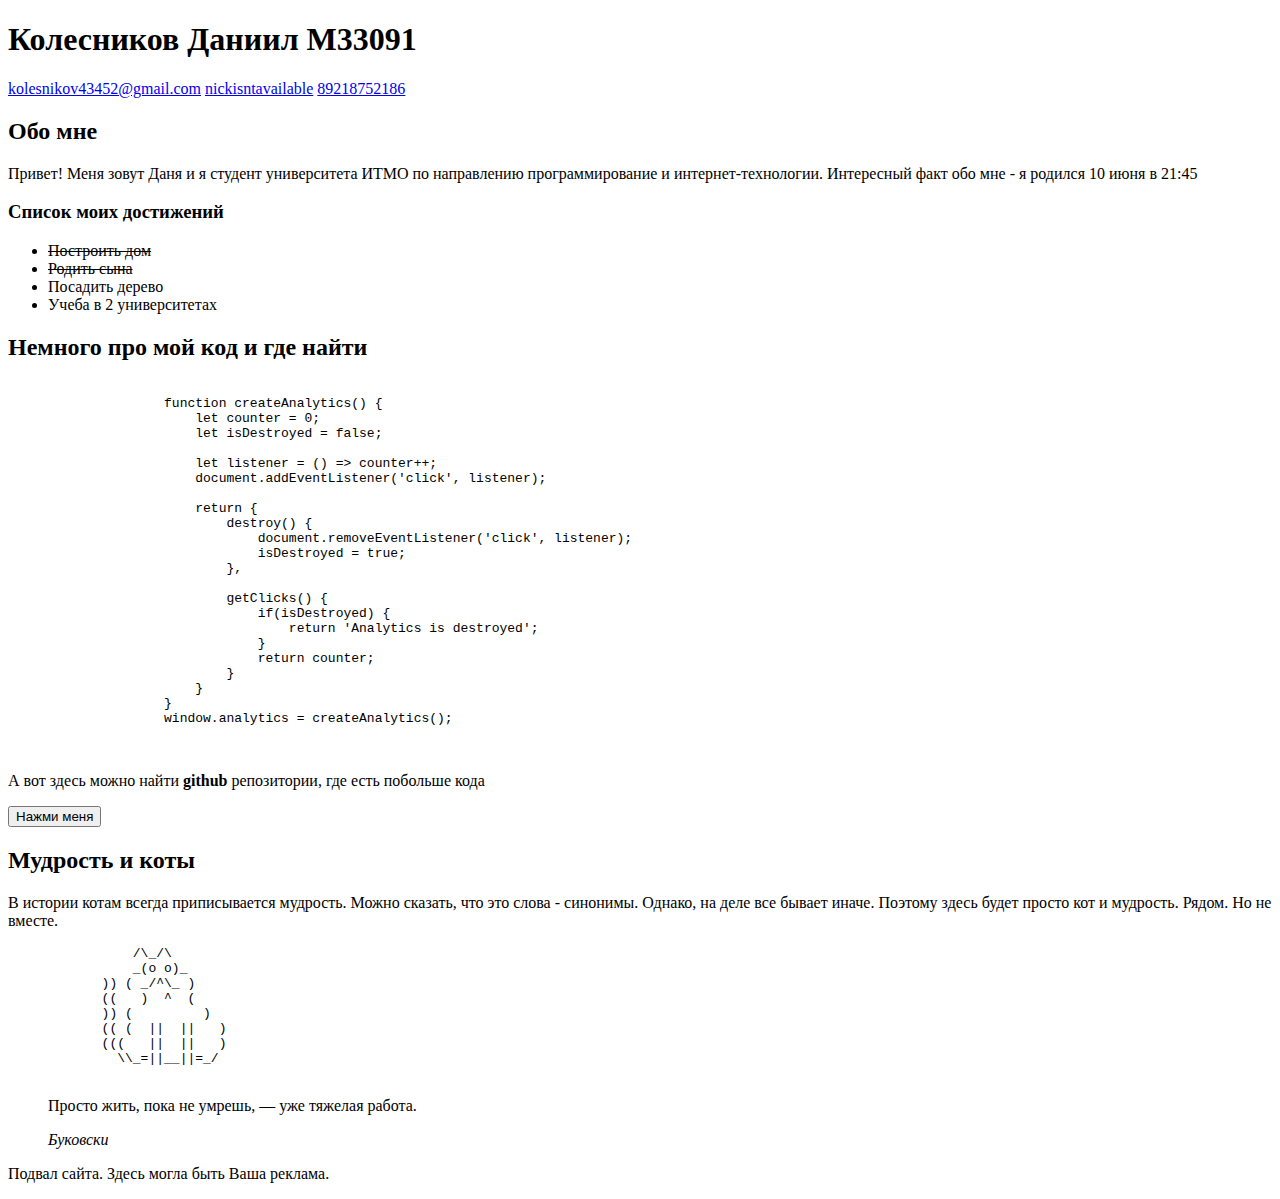
<file: index.html>
<!DOCTYPE html>
<html lang="ru">
<head>
    <meta charset="UTF-8">
    <meta name="viewport" content="width=device-width, initial-scale=1.0">
    <meta name="keywords" content="портфолио, веб, лабы">
    <title>Даниил Колесников</title>
</head>
<body>
    <header>
        <h1>Колесников Даниил М33091</h1>
        <nav>
            <a href="mailto:kolesnikov43452@gmail.com">kolesnikov43452@gmail.com</a>
            <a href="https://github.com/nickisntavailable/Web_labs">nickisntavailable</a>
            <a href="tel:89218752186">89218752186</a>
        </nav>
    </header>
    <main>
        <section id="about">
            <!-- обо мне h2, p,  time-->
            <h2>Обо мне</h2>
            <p>Привет! Меня зовут Даня и я студент университета ИТМО по направлению программирование и интернет-технологии. Интересный факт обо мне - я  родился <time datetime="1997-06-10T21:45">10 июня в 21:45</time> </p> 
            <!-- список жизненных достижений ul, del, ins-->
            <h3>Список моих достижений</h3>
            <ul>
                <li><del>Построить дом</del></li>
                <li><del>Родить сына</del></li>
                <li>Посадить дерево</li>
                <li>Учеба в 2 университетах</li>
            </ul>
        </section>
        <section id="code">
            <!-- фрагмент нестыдного кода  pre, code -->
            <h2>Немного про мой код и где найти</h2>
            <pre>
                <code>
                    function createAnalytics() {
                        let counter = 0;
                        let isDestroyed = false;
                    
                        let listener = () => counter++;
                        document.addEventListener('click', listener);
                        
                        return {
                            destroy() {
                                document.removeEventListener('click', listener);
                                isDestroyed = true;
                            },
                    
                            getClicks() {
                                if(isDestroyed) {
                                    return 'Analytics is destroyed';
                                }
                                return counter;
                            }
                        }
                    }
                    window.analytics = createAnalytics();
                </code>
            </pre>
            <!-- git repo где можно посмотреть другие работы a,  -->
            <div>
                <p>А вот здесь можно найти <b>github</b> репозитории, где есть побольше кода</p>
                <button>Нажми меня</button>
            </div>
        </section>
        <section id="additional">
            <!-- тотемное животное -->
            <div class="animal">
                <h2>Мудрость и коты</h2>
                <p>В истории котам всегда приписывается мудрость. Можно сказать, что это слова - синонимы. Однако, на деле все бывает иначе. Поэтому здесь будет просто кот и мудрость. Рядом. Но не вместе.</p>
                <pre>
                /\_/\
                _(o o)_
            )) ( _/^\_ )
            ((   )  ^  (
            )) (         )
            (( (  ||  ||   )
            (((   ||  ||   )
              \\_=||__||=_/
                </pre>
            </div>
            <!-- жизненные мудрости и формула успеха -->
            <blockquote>
                <p>Просто жить, пока не умрешь, — уже тяжелая работа.</p>
                <cite>Буковски</cite>
            </blockquote>
        </section>
    </main>
    <footer>
        <p>Подвал сайта. Здесь могла быть Ваша реклама.</p>
    </footer>
</body>
</html>
</file>
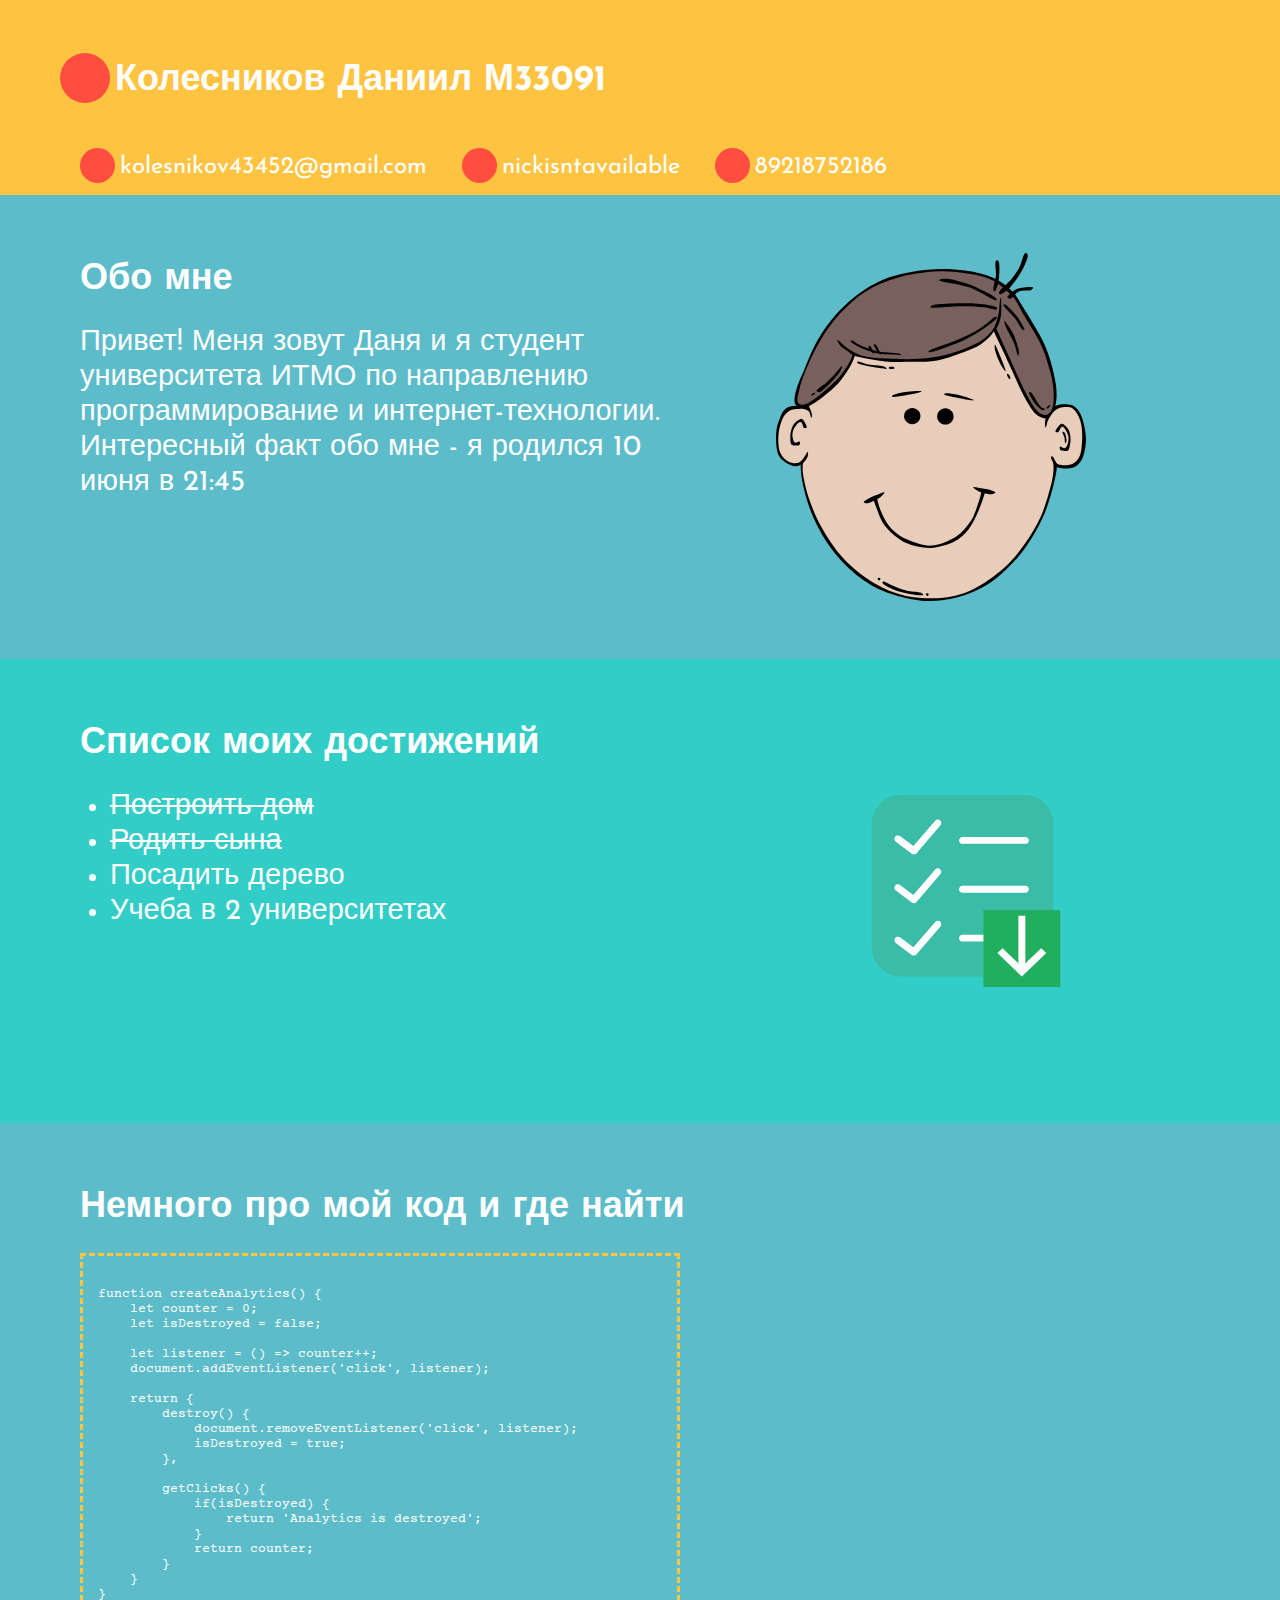
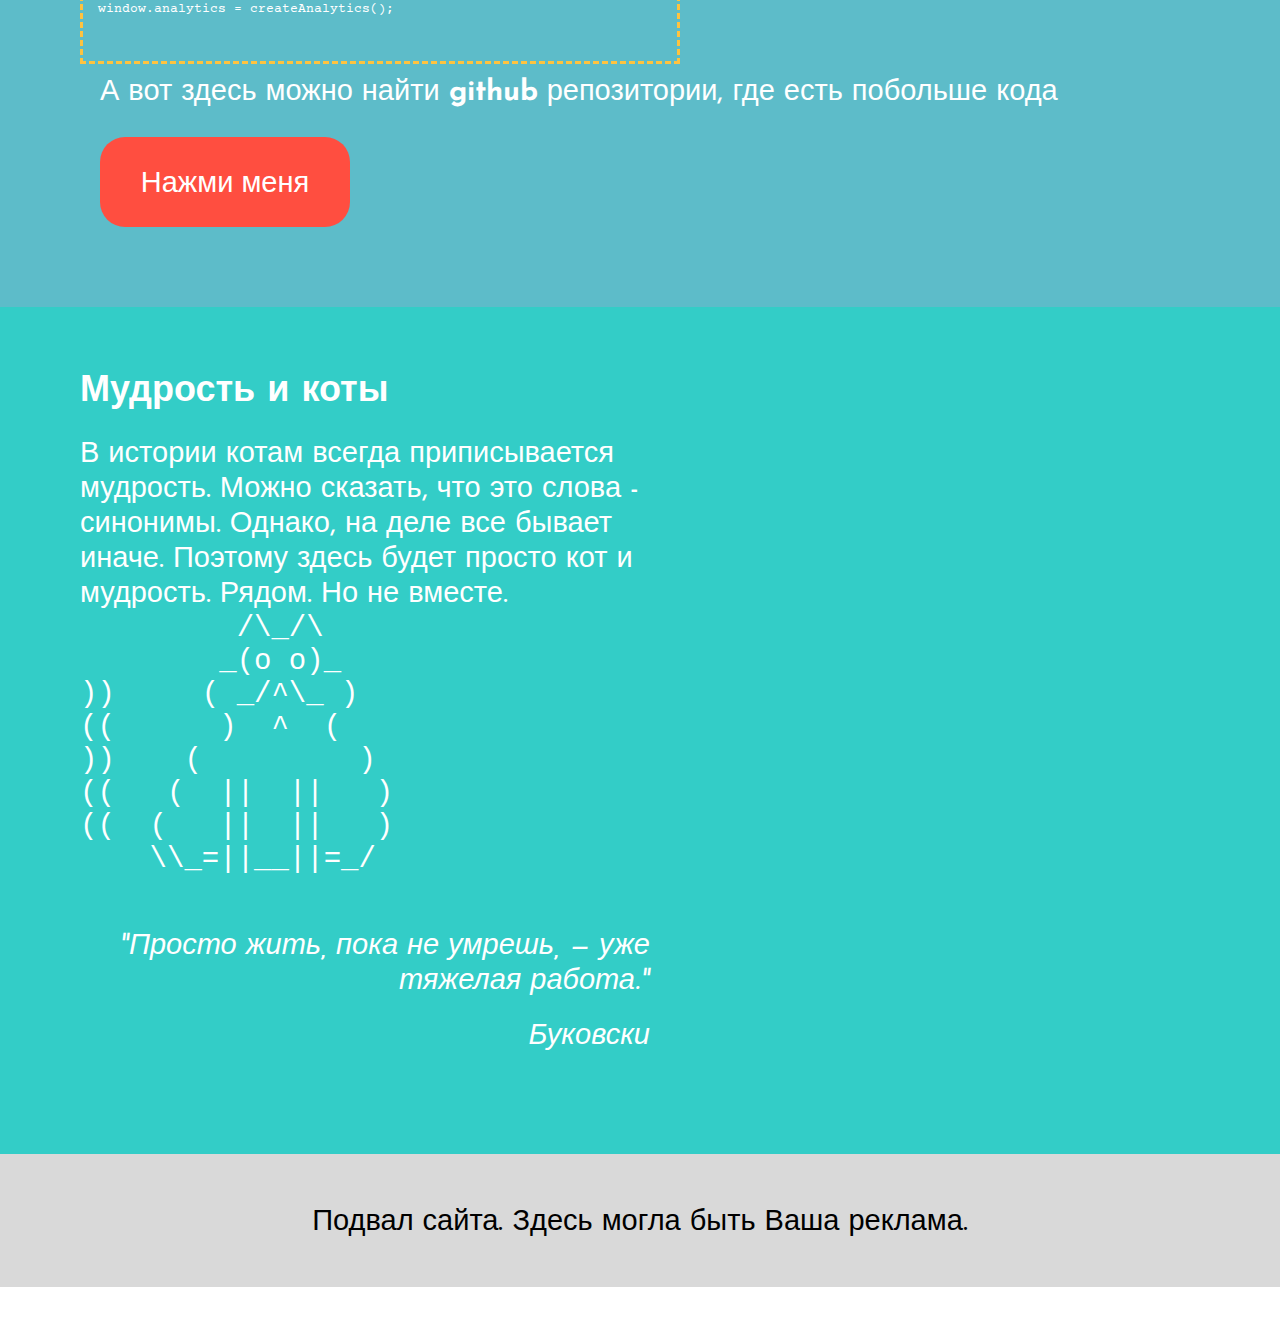
<file: lab2/index.html>
<!DOCTYPE html>
<html lang="ru">
<head>
    <meta charset="UTF-8">
    <meta name="viewport" content="width=device-width, initial-scale=1.0">
    <meta name="keywords" content="портфолио, веб, лабы">
    <title>Даниил Колесников</title>
    <link href="https://fonts.googleapis.com/css2?family=Courier+Prime&display=swap" rel="stylesheet">
    <link href="https://fonts.googleapis.com/css2?family=Josefin+Sans:ital@0;1&display=swap" rel="stylesheet">
    <link rel="stylesheet" href="style.css">
</head>
<body>
    <header>
        <h1>Колесников Даниил М33091</h1>
        <nav>
            <a id="first" href="mailto:kolesnikov43452@gmail.com">kolesnikov43452@gmail.com</a>
            <a id="second" href="https://github.com/nickisntavailable/Web_labs">nickisntavailable</a>
            <a href="tel:89218752186">89218752186</a>
        </nav>
    </header>
    <main>
        <section id="about">
            <!-- обо мне h2, p,  time-->
            
            <h2>Обо мне</h2>
            <p>Привет! Меня зовут Даня и я студент университета ИТМО по направлению программирование и интернет-технологии. Интересный факт обо мне - я  родился <time datetime="1997-06-10T21:45">10 июня в 21:45</time> </p> 
            
            
        </section>
        <section id="achievements">
            <!-- список жизненных достижений ul, del, ins-->
            <h2>Список моих достижений</h2>
            <ul>
                <li><del>Построить дом</del></li>
                <li><del>Родить сына</del></li>
                <li>Посадить дерево</li>
                <li>Учеба в 2 университетах</li>
            </ul>
        </section>
        <section id="code">
            <!-- фрагмент нестыдного кода  pre, code -->
            <h2>Немного про мой код и где найти</h2>
            <pre>
                <code>
function createAnalytics() {
    let counter = 0;
    let isDestroyed = false;

    let listener = () => counter++;
    document.addEventListener('click', listener);
    
    return {
        destroy() {
            document.removeEventListener('click', listener);
            isDestroyed = true;
        },

        getClicks() {
            if(isDestroyed) {
                return 'Analytics is destroyed';
            }
            return counter;
        }
    }
}
window.analytics = createAnalytics();
                </code>
            </pre>
            <!-- git repo где можно посмотреть другие работы a,  -->
            <div>
                <p>А вот здесь можно найти <b>github</b> репозитории, где есть побольше кода</p>
                <button>Нажми меня</button>
            </div>
        </section>
        <section id="additional">
            <!-- тотемное животное -->
            <div class="animal">
                <h2>Мудрость и коты</h2>
                <p>В истории котам всегда приписывается мудрость. Можно сказать, что это слова - синонимы. Однако, на деле все бывает иначе. Поэтому здесь будет просто кот и мудрость. Рядом. Но не вместе.</p>
                <pre>
         /\_/\
        _(o o)_
))     ( _/^\_ )
((      )  ^  (
))    (         )
((   (  ||  ||   )
((  (   ||  ||   )
    \\_=||__||=_/
                </pre>
            </div>
            <!-- жизненные мудрости и формула успеха -->
            <div class="blockquote">
                <p>"Просто жить, пока не умрешь, — уже тяжелая работа."</p>
                <p>Буковски</p>
            </div>
        </section>
    </main>
    <footer>
        <p>Подвал сайта. Здесь могла быть Ваша реклама.</p>
    </footer>
</body>
</html>
</file>
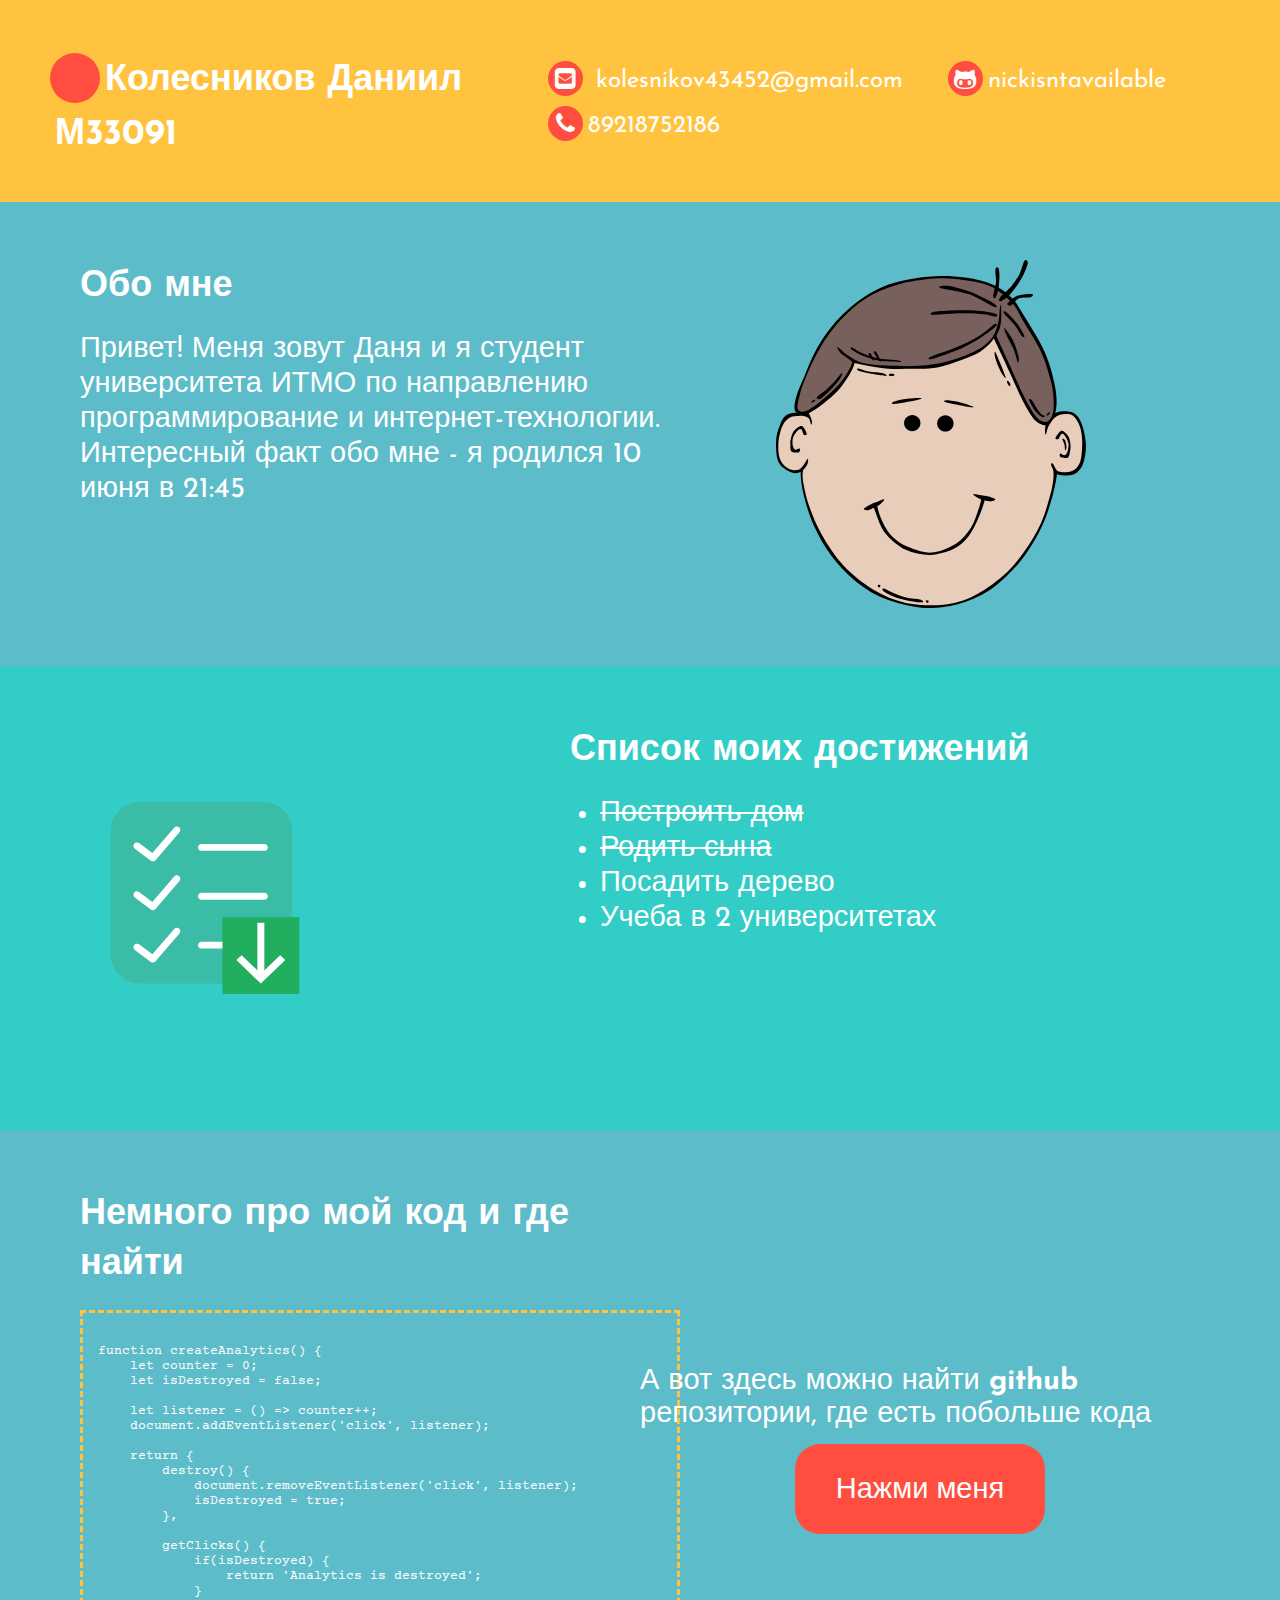
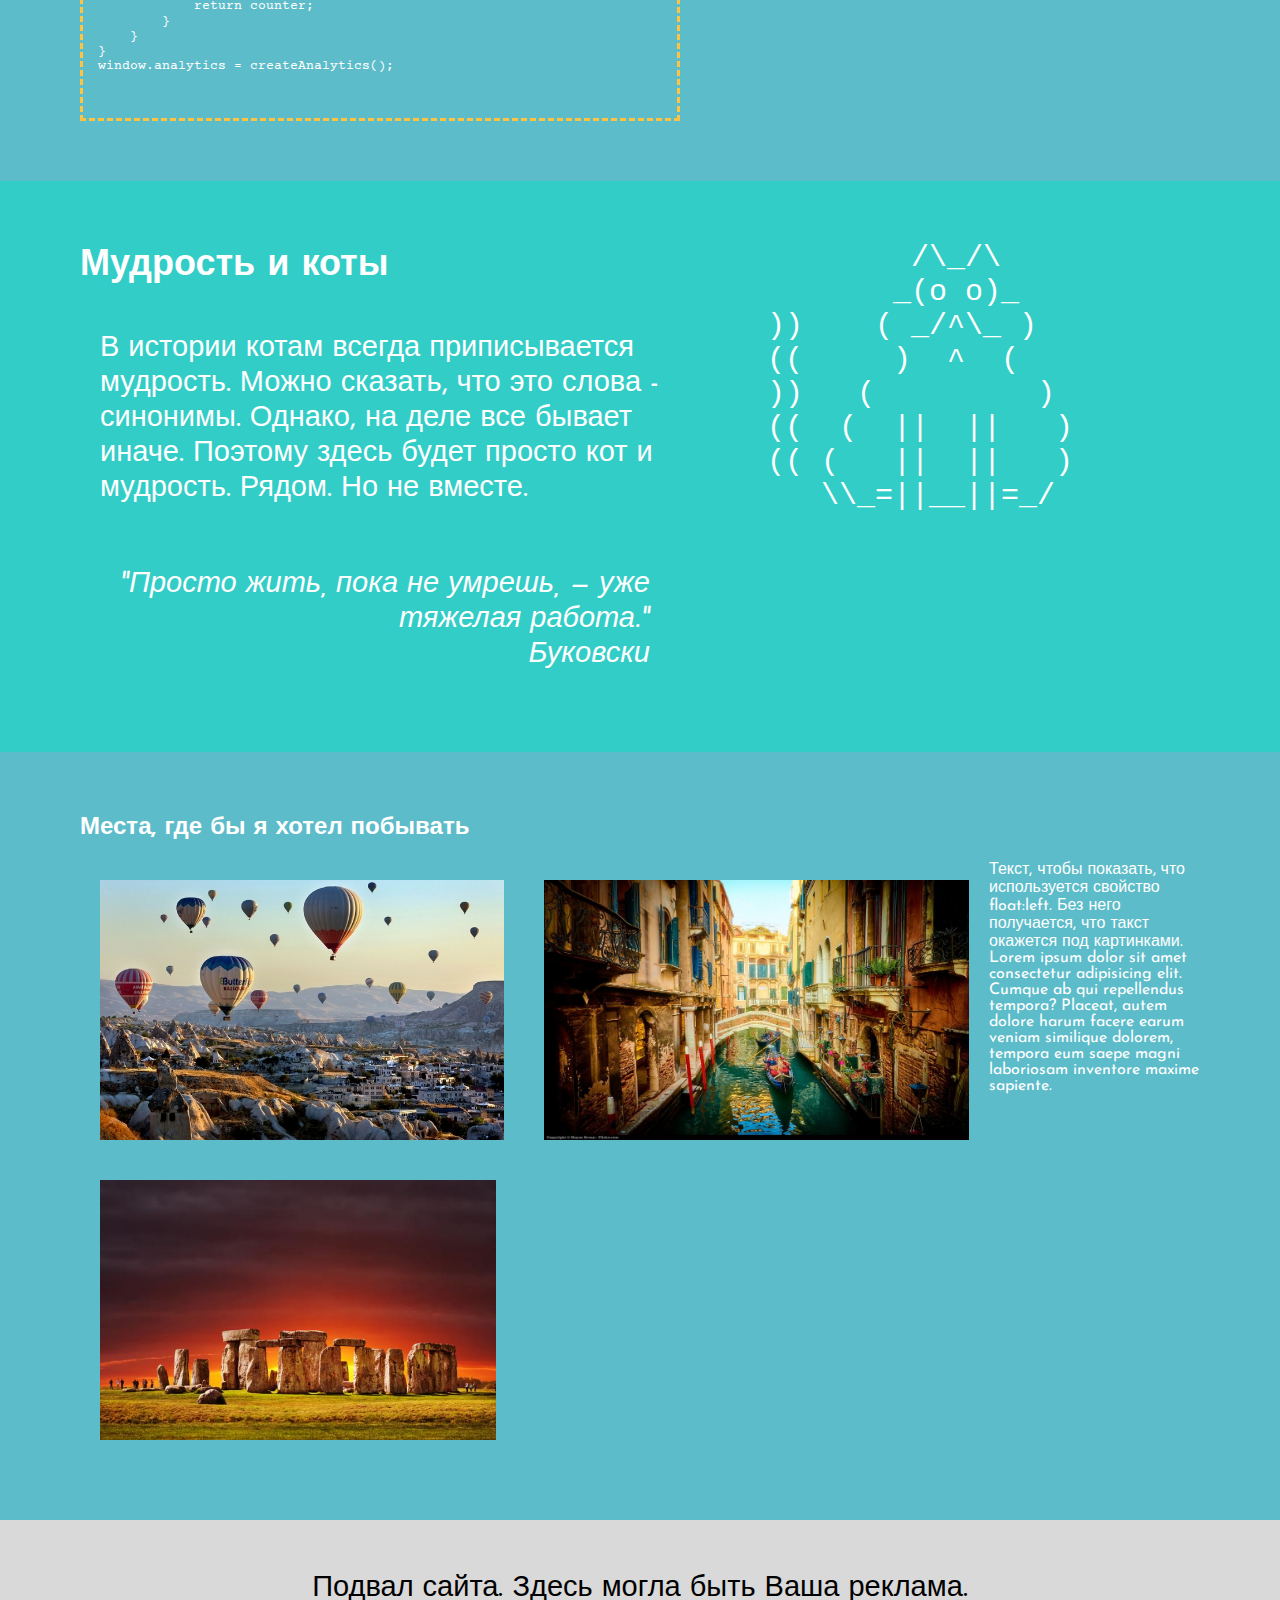
<file: lab3/index.html>
<!DOCTYPE html>
<html lang="ru">
<head>
    <meta charset="UTF-8">
    <meta name="viewport" content="width=device-width, initial-scale=1.0">
    <meta name="keywords" content="портфолио, веб, лабы">
    <title>Даниил Колесников</title>
    <link href="https://fonts.googleapis.com/css2?family=Courier+Prime&display=swap" rel="stylesheet">
    <link href="https://fonts.googleapis.com/css2?family=Josefin+Sans:ital@0;1&display=swap" rel="stylesheet">
    <link rel="stylesheet" href="font-awesome-4.7.0/css/font-awesome.min.css">
    <link rel="stylesheet" href="style.css">
</head>
<body>
    <header>
        <h1>Колесников Даниил М33091</h1>
        <nav>
            <a id="first" href="mailto:kolesnikov43452@gmail.com"> kolesnikov43452@gmail.com</a>
            <a id="second" href="https://github.com/nickisntavailable/Web_labs">nickisntavailable</a>
            <a id="third" href="tel:89218752186">89218752186</a>
        </nav>
    </header>
    <main>
        <section id="about">
            <!-- обо мне h2, p,  time-->
            
            <h2>Обо мне</h2>
            <p>Привет! Меня зовут Даня и я студент университета ИТМО по направлению программирование и интернет-технологии. Интересный факт обо мне - я  родился <time datetime="1997-06-10T21:45">10 июня в 21:45</time> </p> 
            
            
        </section>
        <section id="achievements">
            <!-- список жизненных достижений ul, del, ins-->
            <div class="half">
                <h2>Список моих достижений</h2>
            <ul>
                <li><del>Построить дом</del></li>
                <li><del>Родить сына</del></li>
                <li>Посадить дерево</li>
                <li>Учеба в 2 университетах</li>
            </ul>
        </section>
        <section id="code">
            <!-- фрагмент нестыдного кода  pre, code -->
            <div>
                <h2>Немного про мой код и где найти</h2>
                <pre>
                    <code>
function createAnalytics() {
    let counter = 0;
    let isDestroyed = false;

    let listener = () => counter++;
    document.addEventListener('click', listener);
    
    return {
        destroy() {
            document.removeEventListener('click', listener);
            isDestroyed = true;
        },

        getClicks() {
            if(isDestroyed) {
                return 'Analytics is destroyed';
            }
            return counter;
        }
    }
}
window.analytics = createAnalytics();
                    </code>
                </pre>
            </div>
            
            <!-- git repo где можно посмотреть другие работы a,  -->
            <div class="half">
                <p>А вот здесь можно найти <b>github</b> репозитории, где есть побольше кода</p>
                <a href="https://github.com/nickisntavailable/Web_labs"><button>Нажми меня</button></a>
            </div>
        </section>
        <section id="additional">
            <!-- тотемное животное -->
            <div class="animal">
                <h2>Мудрость и коты</h2>
                <p>В истории котам всегда приписывается мудрость. Можно сказать, что это слова - синонимы. Однако, на деле все бывает иначе. Поэтому здесь будет просто кот и мудрость. Рядом. Но не вместе.</p>
            </div>
            <div class="cat">
                <pre>
        /\_/\
       _(o o)_
))    ( _/^\_ )
((     )  ^  (
))   (         )
((  (  ||  ||   )
(( (   ||  ||   )
   \\_=||__||=_/
                </pre>
            </div>
                
            
            <!-- жизненные мудрости и формула успеха -->
            <div class="blockquote">
                <p>"Просто жить, пока не умрешь, — уже тяжелая работа."</p>
                <p>Буковски</p>
            </div>
        </section>
        <section id="travel">
            <h2>Места, где бы я хотел побывать</h2>
            <div>
                <img src="assets/321.jpg" alt="turkey">
                <img src="assets/b13c679f7__1500x0__q85.jpg" alt="venice">
                <img src="assets/main_0.jpg" alt="stonehange">
                <p>Текст, чтобы показать, что используется свойство float:left. Без него получается, что такст окажется под картинками. <br> Lorem ipsum dolor sit amet consectetur adipisicing elit. Cumque ab qui repellendus tempora? Placeat, autem dolore harum facere earum veniam similique dolorem, tempora eum saepe magni laboriosam inventore maxime sapiente.</p>
            </div>
            <div class="clear"></div>
        </section>
    </main>
    <footer>
        <p>Подвал сайта. Здесь могла быть Ваша реклама.</p>
    </footer>
</body>
</html>
</file>
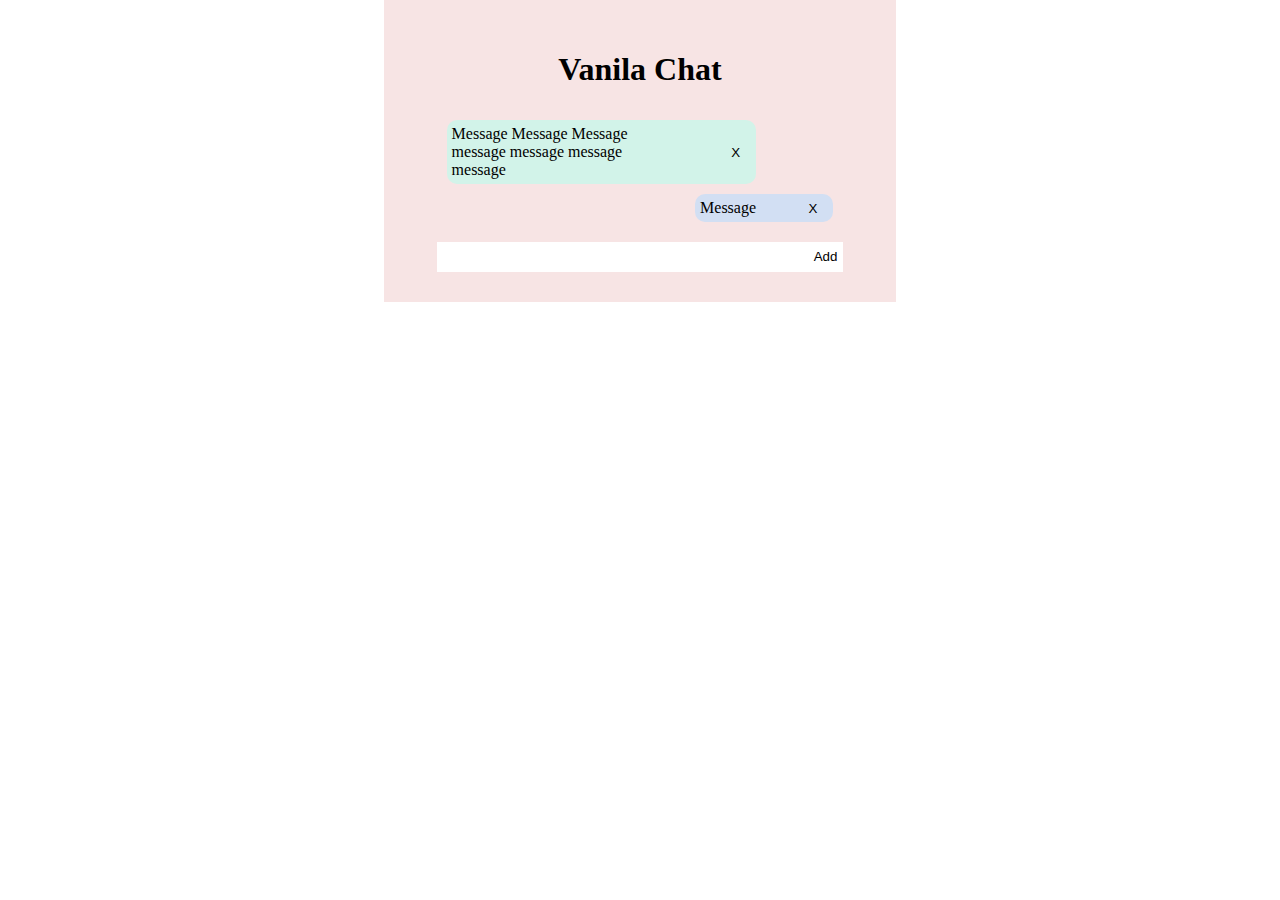
<file: lab7/index.html>
<!DOCTYPE html>
<html lang="en">
<head>
    <meta charset="UTF-8">
    <meta name="viewport" content="width=device-width, initial-scale=1.0">
    <link rel="stylesheet" href="style.css">
    <title>CHAT</title>
</head>
<body>
    <div class="container">
        <h1>Vanila Chat</h1>
        <p id="empty" class="hidden">This chat is empty</p>
        <ul class="messages" id="messages">
            <li class="left">
                <p>Message Message Message message message message message </p>
                <button class="delete">X</button>
            </li>
            <li>
                <p>Message  </p>
                <button class="delete">X</button>
            </li>
        </ul>
        <div class="input_field">
            <input id="new-mes" type="text">
            <button id="add">Add</button>
        </div>
    </div>

    <script src="script.js"></script>
</body>
</html>
</file>
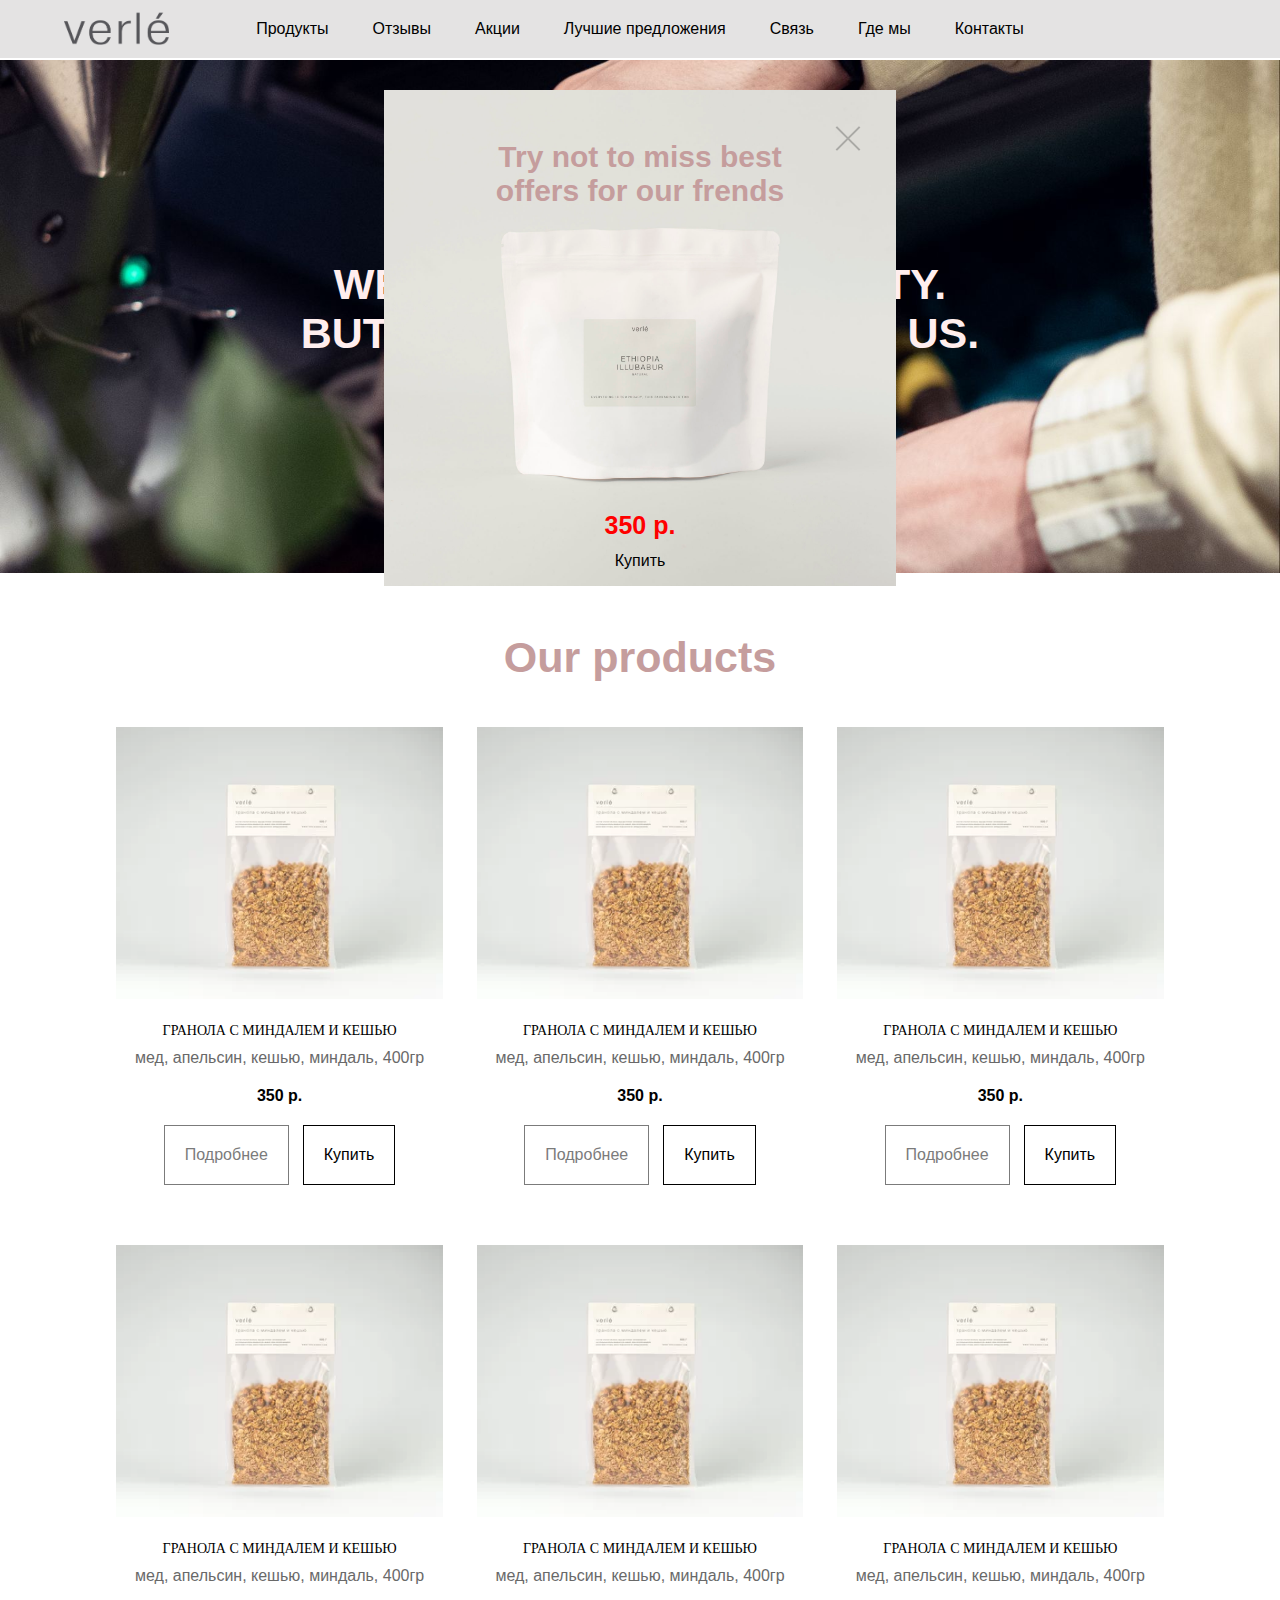
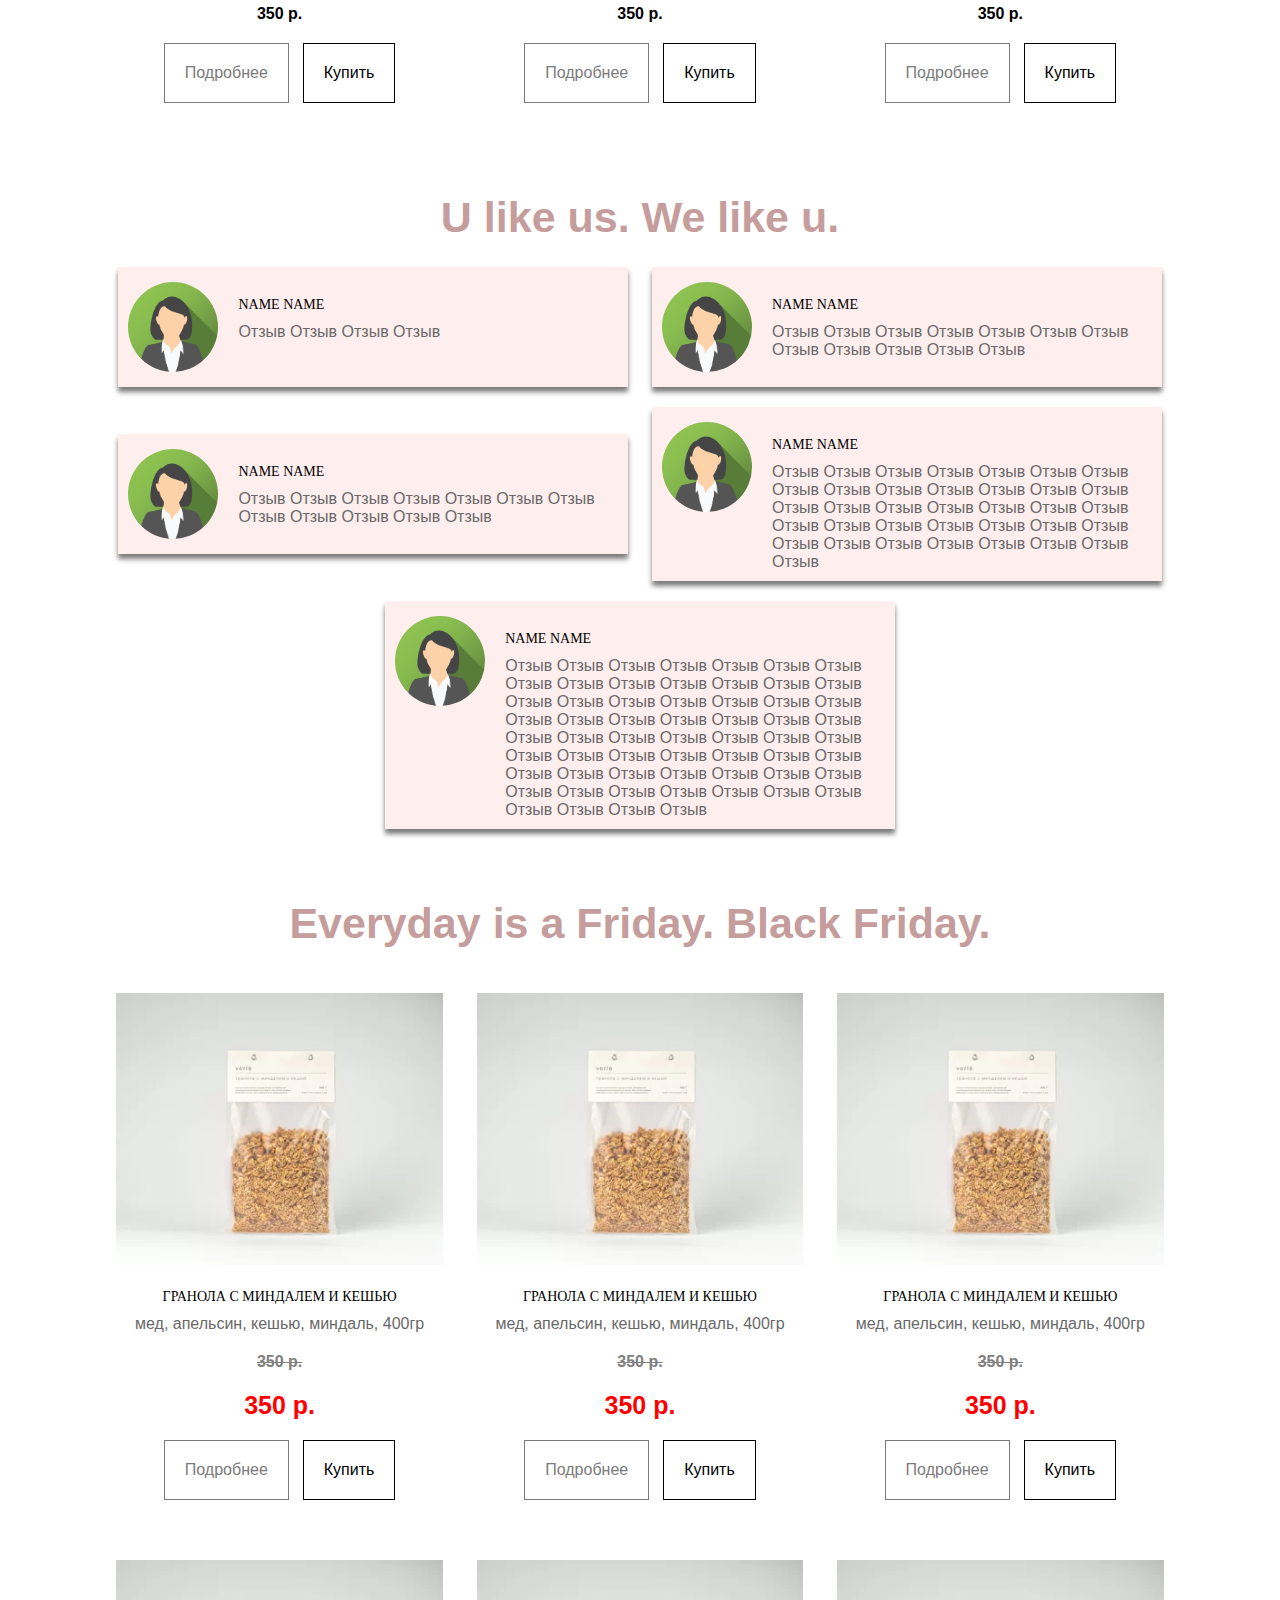
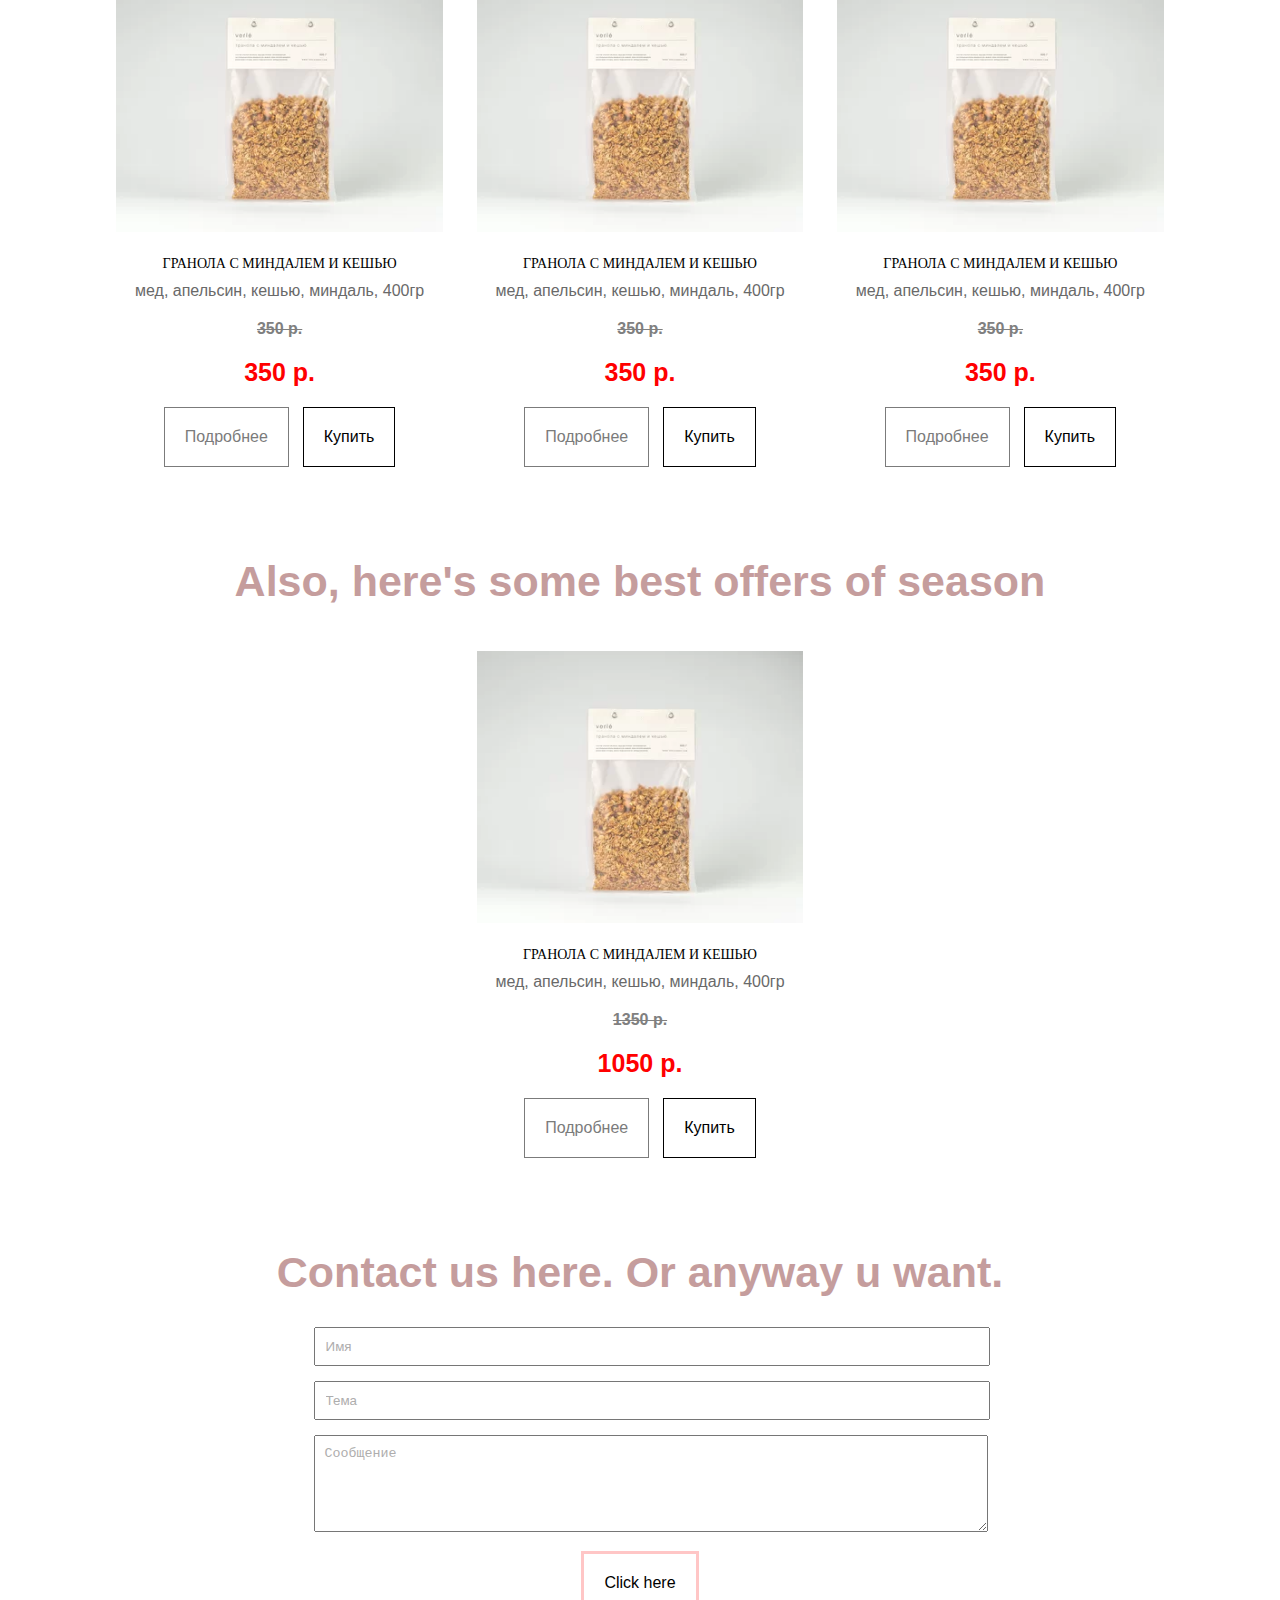
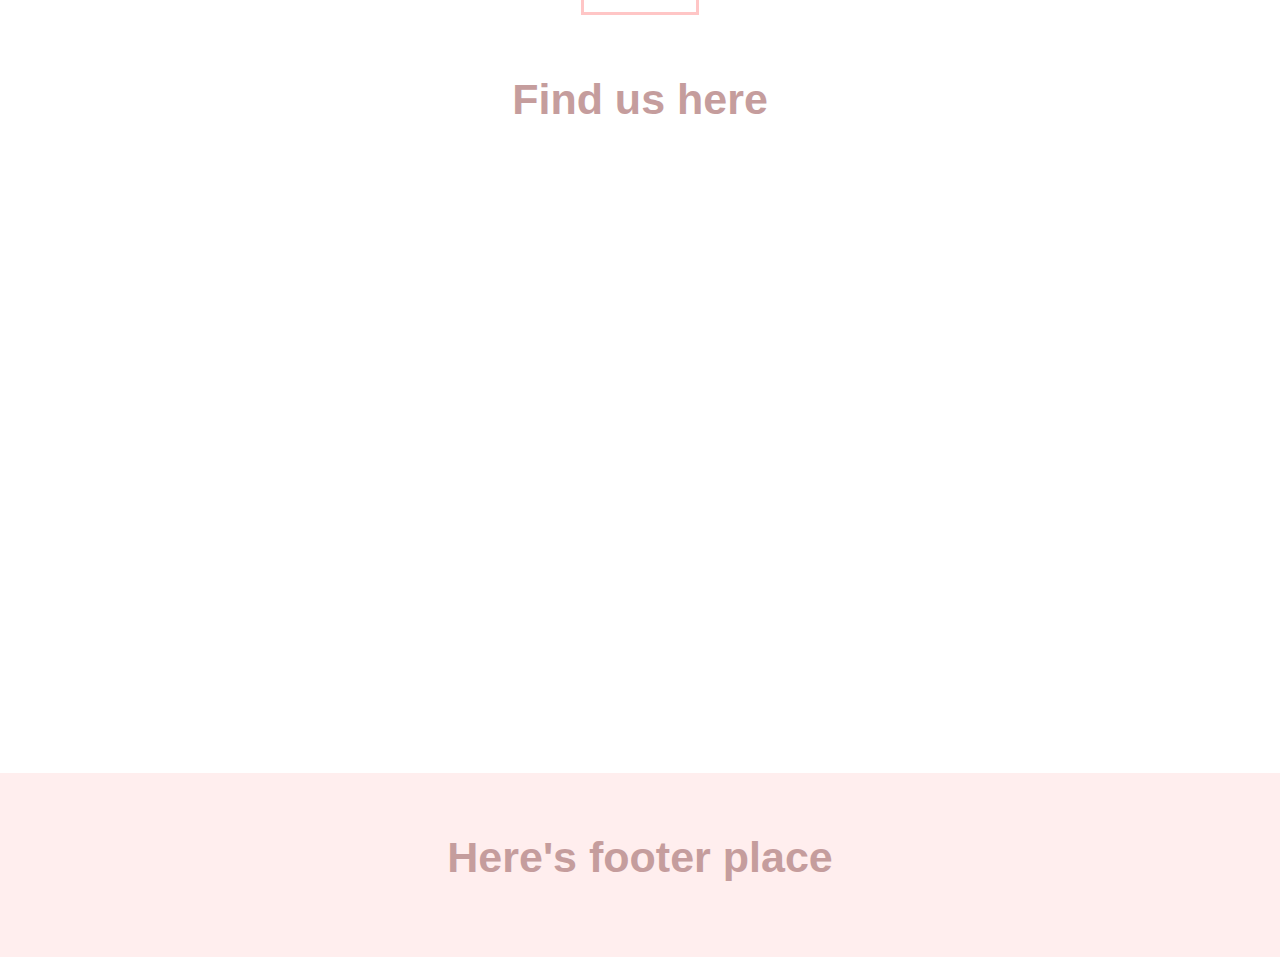
<file: lab8/index.html>
<!DOCTYPE html>
<html lang="en">
<head>
    <meta charset="UTF-8">
    <meta name="viewport" content="width=device-width, initial-scale=1.0">
    <link rel="stylesheet" href="css/style.min.css">
    <title>Main page</title>
</head>
<body>
    <a class="back_to_top" title="Наверх">↑</a>
    <nav>
        <a href="index.html" class="logo"><img src="assets/logo_web.png" alt=""></a>
        <a href="#products">Продукты</a>
        <a href="#feed">Отзывы</a>
        <a href="#sale">Акции</a>
        <a href="#prices">Лучшие предложения</a>
        <a href="#contact">Связь</a>
        <a href="#place">Где мы</a>
        <a href="contact.html">Контакты</a>
    </nav>
    <header>
        <h2>WE ARE NOT THE MAJORITY. <br> BUT THERE ARE MANY LIKE US.</h2>
    </header>
    <section id="products">
        <h2 class="dark">Our products</h2>
        <div class="element">
            <img src="assets/-new.webp" alt="">
            <h3>ГРАНОЛА С МИНДАЛЕМ И КЕШЬЮ</h3>
            <p>мед, апельсин, кешью, миндаль, 400гр</p>
            <p class="cost">350 p.</p>
            <div class="element_confirm">
                <a href="product.html" class="btn grey">Подробнее</a>
                <a href="" class="btn black">Купить</a>
            </div>
        </div>
        <div class="element">
            <img src="assets/-new.webp" alt="">
            <h3>ГРАНОЛА С МИНДАЛЕМ И КЕШЬЮ</h3>
            <p>мед, апельсин, кешью, миндаль, 400гр</p>
            <p class="cost">350 p.</p>
            <div class="element_confirm">
                <a href="" class="btn grey">Подробнее</a>
                <a href="" class="btn black">Купить</a>
            </div>
        </div>
        <div class="element">
            <img src="assets/-new.webp" alt="">
            <h3>ГРАНОЛА С МИНДАЛЕМ И КЕШЬЮ</h3>
            <p>мед, апельсин, кешью, миндаль, 400гр</p>
            <p class="cost">350 p.</p>
            <div class="element_confirm">
                <a href="" class="btn grey">Подробнее</a>
                <a href="" class="btn black">Купить</a>
            </div>
        </div>
        <div class="element">
            <img src="assets/-new.webp" alt="">
            <h3>ГРАНОЛА С МИНДАЛЕМ И КЕШЬЮ</h3>
            <p>мед, апельсин, кешью, миндаль, 400гр</p>
            <p class="cost">350 p.</p>
            <div class="element_confirm">
                <a href="" class="btn grey">Подробнее</a>
                <a href="" class="btn black">Купить</a>
            </div>
        </div>
        <div class="element">
            <img src="assets/-new.webp" alt="">
            <h3>ГРАНОЛА С МИНДАЛЕМ И КЕШЬЮ</h3>
            <p>мед, апельсин, кешью, миндаль, 400гр</p>
            <p class="cost">350 p.</p>
            <div class="element_confirm">
                <a href="" class="btn grey">Подробнее</a>
                <a href="" class="btn black">Купить</a>
            </div>
        </div>
        <div class="element">
            <img src="assets/-new.webp" alt="">
            <h3>ГРАНОЛА С МИНДАЛЕМ И КЕШЬЮ</h3>
            <p>мед, апельсин, кешью, миндаль, 400гр</p>
            <p class="cost">350 p.</p>
            <div class="element_confirm">
                <a href="" class="btn grey">Подробнее</a>
                <a href="" class="btn black">Купить</a>
            </div>
        </div>
    </section>
    <section id="feed">
        <h2 class="dark">U like us. We like u.</h2>
        <div class="feed_element">
            <img src="assets/img_avatar2.png" alt="">
            <h3>Name Name</h3>
            <p>Отзыв Отзыв Отзыв Отзыв </p>
        </div>
        <div class="feed_element">
            <img src="assets/img_avatar2.png" alt="">
            <h3>Name Name</h3>
            <p>Отзыв Отзыв Отзыв Отзыв Отзыв Отзыв Отзыв Отзыв Отзыв Отзыв Отзыв Отзыв </p>
        </div>
        <div class="feed_element">
            <img src="assets/img_avatar2.png" alt="">
            <h3>Name Name</h3>
            <p>Отзыв Отзыв Отзыв Отзыв Отзыв Отзыв Отзыв Отзыв Отзыв Отзыв Отзыв Отзыв </p>
        </div>
        <div class="feed_element">
            <img src="assets/img_avatar2.png" alt="">
            <h3>Name Name</h3>
            <p>Отзыв Отзыв Отзыв Отзыв Отзыв Отзыв Отзыв Отзыв Отзыв Отзыв Отзыв Отзыв 
                Отзыв Отзыв Отзыв Отзыв Отзыв Отзыв Отзыв Отзыв Отзыв Отзыв Отзыв Отзыв
                Отзыв Отзыв Отзыв Отзыв Отзыв Отзыв Отзыв Отзыв Отзыв Отзыв Отзыв Отзыв
            </p>
        </div>
        <div class="feed_element">
            <img src="assets/img_avatar2.png" alt="">
            <h3>Name Name</h3>
            <p>Отзыв Отзыв Отзыв Отзыв Отзыв Отзыв Отзыв Отзыв Отзыв Отзыв Отзыв Отзыв 
                Отзыв Отзыв Отзыв Отзыв Отзыв Отзыв Отзыв Отзыв Отзыв Отзыв Отзыв Отзыв
                Отзыв Отзыв Отзыв Отзыв Отзыв Отзыв Отзыв Отзыв Отзыв Отзыв Отзыв Отзыв
                Отзыв Отзыв Отзыв Отзыв Отзыв Отзыв Отзыв Отзыв Отзыв Отзыв Отзыв Отзыв
                Отзыв Отзыв Отзыв Отзыв Отзыв Отзыв Отзыв Отзыв Отзыв Отзыв Отзыв Отзыв
            </p>
        </div>  
    </section>
    <section id="sale">
        <h2 class="dark">Everyday is a Friday. Black Friday.</h2>
        <div class="element">
            <img src="assets/-new.webp" alt="">
            <h3>ГРАНОЛА С МИНДАЛЕМ И КЕШЬЮ</h3>
            <p>мед, апельсин, кешью, миндаль, 400гр</p>
            <p class="cost old">350 p.</p>
            <p class="cost new">350 p.</p>
            <div class="element_confirm">
                <a href="" class="btn grey">Подробнее</a>
                <a href="" class="btn black">Купить</a>
            </div>
        </div>
        <div class="element">
            <img src="assets/-new.webp" alt="">
            <h3>ГРАНОЛА С МИНДАЛЕМ И КЕШЬЮ</h3>
            <p>мед, апельсин, кешью, миндаль, 400гр</p>
            <p class="cost old">350 p.</p>
            <p class="cost new">350 p.</p>
            <div class="element_confirm">
                <a href="" class="btn grey">Подробнее</a>
                <a href="" class="btn black">Купить</a>
            </div>
        </div>
        <div class="element">
            <img src="assets/-new.webp" alt="">
            <h3>ГРАНОЛА С МИНДАЛЕМ И КЕШЬЮ</h3>
            <p>мед, апельсин, кешью, миндаль, 400гр</p>
            <p class="cost old">350 p.</p>
            <p class="cost new">350 p.</p>
            <div class="element_confirm">
                <a href="" class="btn grey">Подробнее</a>
                <a href="" class="btn black">Купить</a>
            </div>
        </div>
        <div class="element">
            <img src="assets/-new.webp" alt="">
            <h3>ГРАНОЛА С МИНДАЛЕМ И КЕШЬЮ</h3>
            <p>мед, апельсин, кешью, миндаль, 400гр</p>
            <p class="cost old">350 p.</p>
            <p class="cost new">350 p.</p>
            <div class="element_confirm">
                <a href="" class="btn grey">Подробнее</a>
                <a href="" class="btn black">Купить</a>
            </div>
        </div>
        <div class="element">
            <img src="assets/-new.webp" alt="">
            <h3>ГРАНОЛА С МИНДАЛЕМ И КЕШЬЮ</h3>
            <p>мед, апельсин, кешью, миндаль, 400гр</p>
            <p class="cost old">350 p.</p>
            <p class="cost new">350 p.</p>
            <div class="element_confirm">
                <a href="" class="btn grey">Подробнее</a>
                <a href="" class="btn black">Купить</a>
            </div>
        </div>
        <div class="element">
            <img src="assets/-new.webp" alt="">
            <h3>ГРАНОЛА С МИНДАЛЕМ И КЕШЬЮ</h3>
            <p>мед, апельсин, кешью, миндаль, 400гр</p>
            <p class="cost old">350 p.</p>
            <p class="cost new">350 p.</p>
            <div class="element_confirm">
                <a href="" class="btn grey">Подробнее</a>
                <a href="" class="btn black">Купить</a>
            </div>
        </div>
    </section>
    <section id="prices">
        <h2 class="dark">Also, here's some best offers of season</h2>
        <div class="element">
            <img src="assets/-new.webp" alt="">
            <h3>ГРАНОЛА С МИНДАЛЕМ И КЕШЬЮ</h3>
            <p>мед, апельсин, кешью, миндаль, 400гр</p>
            <p class="cost old">1350 p.</p>
            <p class="cost new">1050 p.</p>
            <div class="element_confirm">
                <a href="" class="btn grey">Подробнее</a>
                <a href="" class="btn black">Купить</a>
            </div>
        </div>
    </section>
    <section id="contact">
        <h2 class="dark">Contact us here. Or anyway u want.</h2>
        <form action="">
            <input type="text" placeholder="Имя"> 
            <input type="text" placeholder="Тема">
            <textarea name="" id="" cols="30" rows="5" placeholder="Сообщение"></textarea>
            <a href="#" class="subm">Click here</a>
        </form>
    </section>
    <section id="place">
        <h2 class="dark">Find us here</h2>
        <iframe src="https://www.google.com/maps/embed?pb=!1m18!1m12!1m3!1d1997.366727038853!2d30.26820611567818!3d59.95924006739914!2m3!1f0!2f0!3f0!3m2!1i1024!2i768!4f13.1!3m3!1m2!1s0x469636cad39ea2ed%3A0xff3b12dae68f421!2z0J_QtdGC0YDQvtCy0YHQutC40Lkg0L_RgC4sIDUsINCh0LDQvdC60YIt0J_QtdGC0LXRgNCx0YPRgNCzLCAxOTcxMTA!5e0!3m2!1sru!2sru!4v1608065660793!5m2!1sru!2sru" width="100%" height="600" frameborder="0" style="border:10;" allowfullscreen="" aria-hidden="false" tabindex="0"></iframe>
    </section>
    <footer>
        <h2 class="dark">Here's footer place</h2>
    </footer>
    <div class="modal">
        <img src="assets/ETHIOPIA_ILLUBABUR.jpg" alt="">
        <h2 class="dark">Try not to miss best offers for our frends</h2>
        <p class="cost new pr">350 p.</p>
        <a href="">Купить</a>
        <span class="close" id="close"></span>
    </div>
    <script src="script.js"></script>
</body>
</html>
</file>
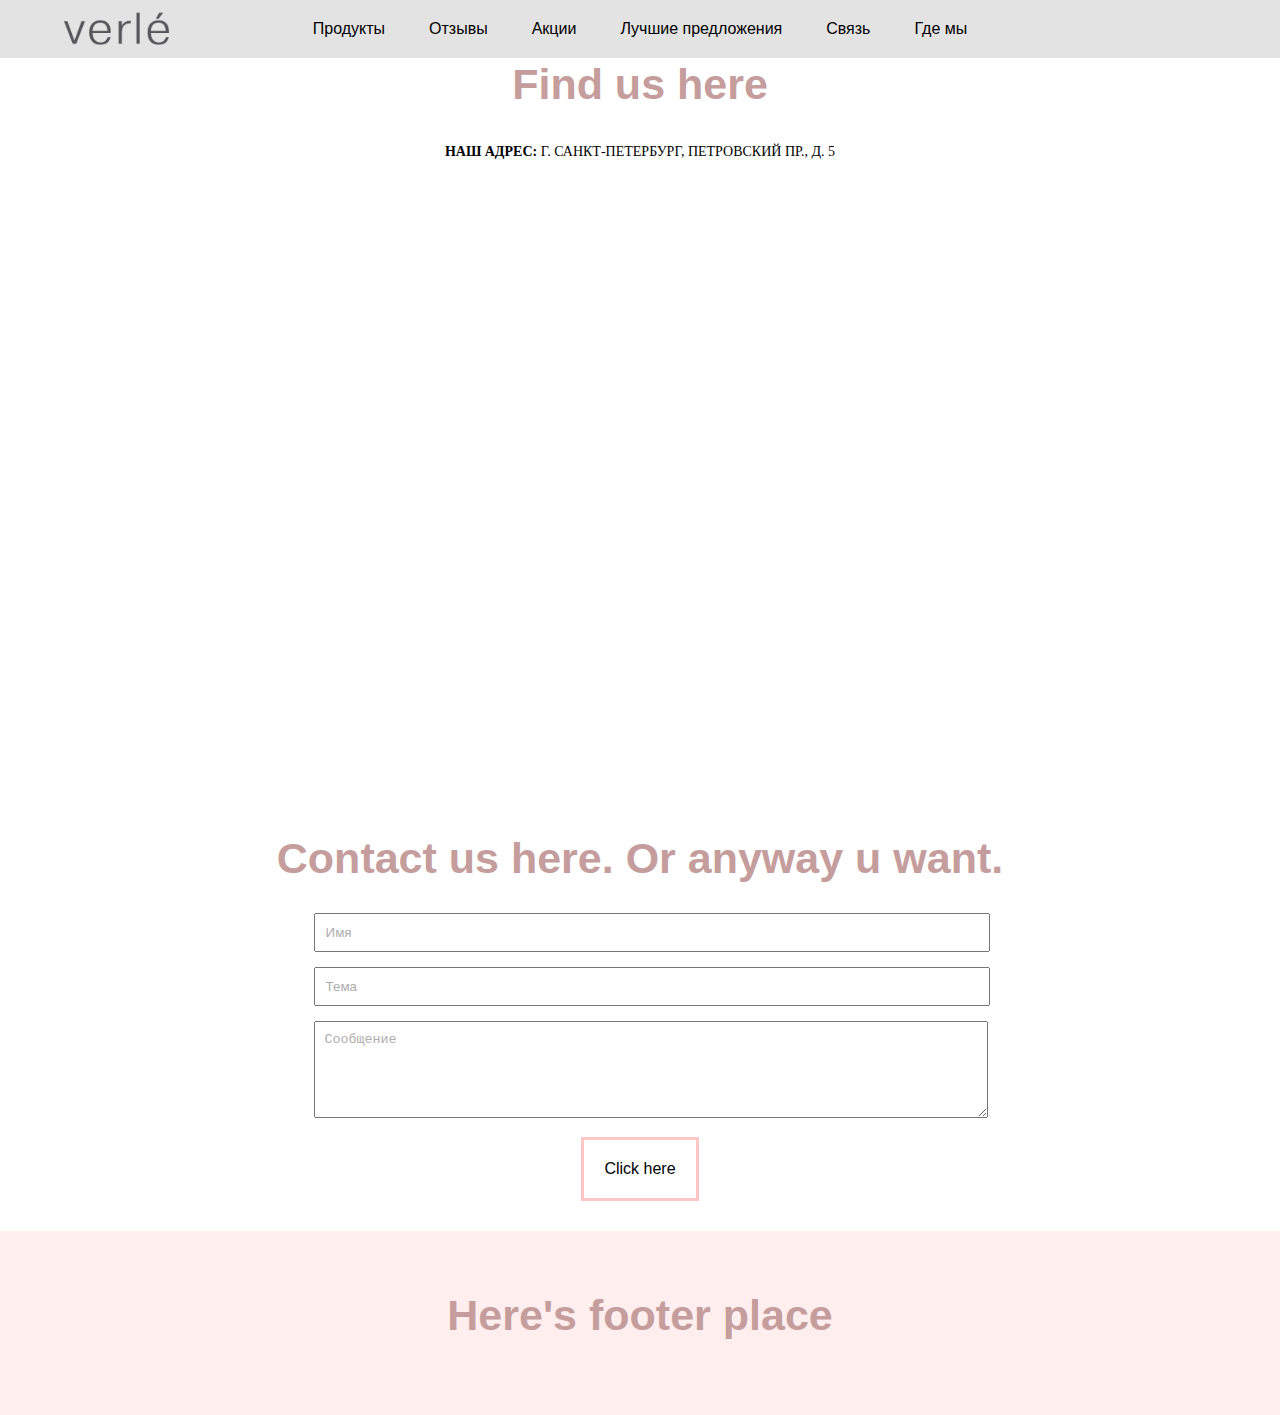
<file: lab8/contact.html>
<!DOCTYPE html>
<html lang="en">
<head>
    <meta charset="UTF-8">
    <meta name="viewport" content="width=device-width, initial-scale=1.0">
    <link rel="stylesheet" href="css/style.min.css">
    <title>Contacts page</title>
</head>
<body>
    <nav>
        <a href="index.html" class="logo"><img src="assets/logo_web.png" alt=""></a>
        <a href="index.html#products">Продукты</a>
        <a href="index.html#feed">Отзывы</a>
        <a href="index.html#sale">Акции</a>
        <a href="index.html#prices">Лучшие предложения</a>
        <a href="index.html#contact">Связь</a>
        <a href="index.html#place">Где мы</a>
    </nav>
    <section class="place">
        <h2 class="dark">Find us here</h2>
        <h3><b>Наш адрес:</b> г. Санкт-Петербург, Петровский пр., д. 5</h3>
        <iframe src="https://www.google.com/maps/embed?pb=!1m18!1m12!1m3!1d1997.366727038853!2d30.26820611567818!3d59.95924006739914!2m3!1f0!2f0!3f0!3m2!1i1024!2i768!4f13.1!3m3!1m2!1s0x469636cad39ea2ed%3A0xff3b12dae68f421!2z0J_QtdGC0YDQvtCy0YHQutC40Lkg0L_RgC4sIDUsINCh0LDQvdC60YIt0J_QtdGC0LXRgNCx0YPRgNCzLCAxOTcxMTA!5e0!3m2!1sru!2sru!4v1608065660793!5m2!1sru!2sru" width="100%" height="600" frameborder="0" style="border:10;" allowfullscreen="" aria-hidden="false" tabindex="0"></iframe>
    </section>
    <section id="contact">
        <h2 class="dark">Contact us here. Or anyway u want.</h2>
        <form action="">
            <input type="text" placeholder="Имя"> 
            <input type="text" placeholder="Тема">
            <textarea name="" id="" cols="30" rows="5" placeholder="Сообщение"></textarea>
            <a href="#" class="subm">Click here</a>
        </form>
    </section>
    <footer>
        <h2 class="dark">Here's footer place</h2>
    </footer>
</body>
</html>
</file>
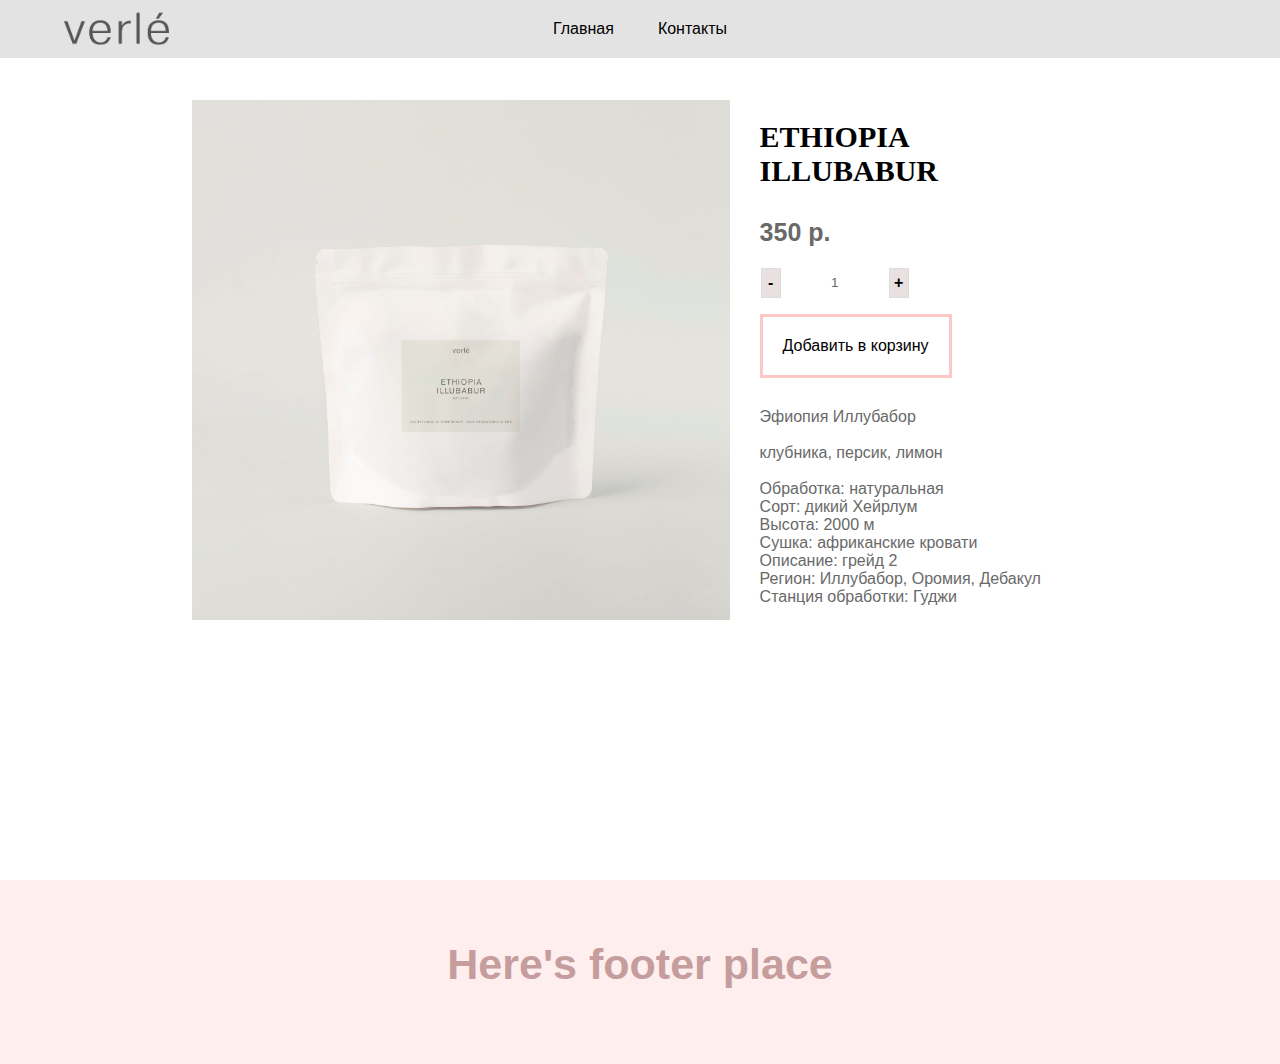
<file: lab8/product.html>
<!DOCTYPE html>
<html lang="en">
<head>
    <meta charset="UTF-8">
    <meta name="viewport" content="width=device-width, initial-scale=1.0">
    <link rel="stylesheet" href="css/style.min.css">
    <title>Sample product place</title>
</head>
<body>
    
    <nav>
        <a href="index.html" class="logo"><img src="assets/logo_web.png" alt=""></a>
        <a href="index.html">Главная</a>
        <a href="contact.html">Контакты</a>
    </nav>
    <section class="product">
        <img src="assets/ETHIOPIA_ILLUBABUR.jpg" alt="">
        <h3>ETHIOPIA ILLUBABUR</h3>
        <p class="cost pr">350 p.</p>
        <div class="number">
            <button class="number-minus" type="button" onclick="this.nextElementSibling.stepDown(); this.nextElementSibling.onchange();">-</button>
            <input type="number" min="0" value="1" readonly>
            <button class="number-plus" type="button" onclick="this.previousElementSibling.stepUp(); this.previousElementSibling.onchange();">+</button>
        </div>
        <a href="#" class="subm">Добавить в корзину</a>
        <p>Эфиопия Иллубабор<br> <br>

            клубника, персик, лимон<br> <br>
            
            Обработка: натуральная<br>
            Сорт: дикий Хейрлум<br>
            Высота: 2000 м<br>
            Сушка: африканские кровати <br>
            Описание: грейд 2 <br>
            Регион: Иллубабор, Оромия, Дебакул <br>
            Станция обработки: Гуджи
        </p>
        <div></div>
    </section>
    <footer>
        <h2 class="dark">Here's footer place</h2>
    </footer>
</body>
</html>
</file>
<file: lab2/style.css>
* {
    box-sizing: border-box;
    margin: 0;
    padding: 0;
}

body {
    color: #fff;
    font-family: 'Josefin Sans', sans-serif;
}

header {
    background-color: #ffc342;
    min-height: 154px;
    padding: 10px 50px;
}
header h1 {
    font-size: 36px;
    line-height: 54px;
    padding: 30px 0;
    padding-left: 15px;
}
header h1::before{
    content: " ";
    display: inline-block;
    position: relative;
    top: 13px;
    left: -5px;
    background-color:#FF4E40;
    height: 50px;
    width: 50px;
    border-radius: 50%;
}

header a {
    text-decoration: none;
    color: white;
    font-size: 24px;
    line-height: 35px;
    padding: 15px 0 15px 35px;
}
header nav a::before{
    content: " ";
    display: inline-block;
    position: relative;
    top: 10px;
    left: -5px;
    background-color:#FF4E40;
    height: 35px;
    width: 35px;
    border-radius: 50%;
}

/* sections part */
section {
    min-height: 464px;
    padding: 60px 80px;
}
/* about */
#about {
    background-color: #5dbcc9;
    background-image: url(/lab2/face.svg);
    background-position: 80% 50%;
    background-repeat: no-repeat;
}
#about  h2, #achievements h2, #code h2, #additional h2 {
    font-size: 36px;
    line-height: 50px;
    margin-bottom: 20px;
}
#about  p, #achievements ul, #additional p {
    width: 600px;
    font-size: 29px;
    line-height: 35px;
}
/* achivements */
#achievements ul {
    margin-left: 30px;
}
#achievements {
    background-color: #33CDC7;
    background-image: url(/lab2/list.svg);
    background-position: 80% 50%;
    background-repeat: no-repeat;
    background-size: 15%;
}
/* code */
#code {
    background-color: #5dbcc9;
}
#code code {
    font-family: 'Courier Prime', monospace;
    font-size: 13px;
}
#code div p {
    font-size: 29px;
    padding: 10px 20px;
}
#code div button {
    width: 250px;
    height: 90px;
    background-color: #FF4E40;
    border-radius: 25px;
    font-size: 29px;
    color: #fff;
    border: none;
    outline: none;
    margin: 20px;
}
#code div button:hover {
    background-color: #BF5C54;
    color: rgb(209, 208, 208);
}
#code pre {
    width: 600px;
    padding: 15px;
    border: 3px dashed #FFC340;
}
/* additional */
#additional {
    background-color: #33CDC7;
}
#additional .blockquote {
    padding: 20px;
}
#additional .animal pre {
    font-size: 29px;
}
#additional .blockquote p {
    width: 550px;
    font-size: 29px;
    font-style: italic;
    text-align: right;
    padding-bottom: 20px;
}
/* footer */
footer {
    min-height: 100px;
    background-color: #D9D9D9;
}
footer p {
    font-size: 29px;
    color: #000;
    padding: 50px 0;
    text-align: center;
}
</file>
<file: lab3/style.css>
* {
    box-sizing: border-box;
    margin: 0;
    padding: 0;
}

body {
    color: #fff;
    font-family: 'Josefin Sans', sans-serif;
}

header {
    background-color: #FFC340;
    min-height: 154px;
    display: flex;
    align-items: center;
    justify-content: space-between;
    padding: 10px 40px;
}
header h1 {
    font-size: 36px;
    line-height: 54px;
    padding: 30px 0;
    padding-left: 15px;
}
header h1::before{
    content: " ";
    display: inline-block;
    position: relative;
    top: 13px;
    left: -5px;
    background-color:#FF4E40;
    height: 50px;
    width: 50px;
    border-radius: 50%;
}
header a {
    text-decoration: none;
    color: white;
    font-size: 24px;
    line-height: 35px;
    padding: 15px 0 15px 35px;
}
header nav a::before{
    content: "";
    display: inline-block;
    position: relative;
    background-color:#FF4E40;
    height: 35px;
    width: 35px;
    border-radius: 50%;
    margin: 5px;
}
header nav a#first::before {
    content: "\f199";
    font-family: FontAwesome;
    text-align: center;
}
header nav a#second::before {
    content: "\f113";
    font-family: FontAwesome;
    text-align: center;
}
header nav a#third::before {
    content: "\f095";
    font-family: FontAwesome;
    text-align: center;
}


/* sections part */
section {
    min-height: 464px;
    padding: 60px 80px;
}
/* about */
#about {
    background-color: #5dbcc9;
    background-image: url(/lab3/assets/face.svg);
    background-position: 80% 50%;
    background-repeat: no-repeat;
}
#about  h2, #achievements h2, #code h2, #additional h2 {
    font-size: 36px;
    line-height: 50px;
    margin-bottom: 20px;
}
#about  p, #achievements ul, #additional p {
    width: 600px;
    font-size: 29px;
    line-height: 35px;
}
/* achievements */
#achievements {
    background-color: #33CDC7;
    background-image: url(/lab3/assets/list.svg);
    background-position: 10% 50%;
    background-repeat: no-repeat;
    background-size: 15%;
    display: flex;
    flex-direction: column;
    align-items: flex-end;
}
#achievements h2 {
    width: 630px;
}
#achievements ul {
    margin-left: 30px;
}
/* code */
#code {
    background-color: #5dbcc9;
    display: flex;
    justify-content: space-around;
    align-items: center;
}
#code div {
    width: 50%;
}
#code .half {
    display: flex;
    flex-direction: column;
    align-items: center;
    justify-content: center;
}
#code pre {
    width: 600px;
    padding: 15px;
    border: 3px dashed #FFC340;
}
#code code {
    font-family: 'Courier Prime', monospace;
    font-size: 13px;
}
#code div p {
    font-size: 29px;
}

#code div button {
    width: 250px;
    height: 90px;
    background-color: #FF4E40;
    border-radius: 25px;
    font-size: 29px;
    color: #fff;
    border: none;
    outline: none;
    margin: 15px;
    cursor: pointer;
}
#code div button:hover {
    background-color: #BF5C54;
    color: rgb(209, 208, 208);
}
/* additional */
#additional {
    background-color: #33CDC7;
    display: flex;
    flex-wrap: wrap;
}
#additional div {
    width: 50%;
}
#additional .cat {
    font-size: 30px;
    display: flex;
    justify-content: center;
}

#additional .blockquote {
    padding: 20px;
}
#additional .animal p {
    padding: 20px;
}
#additional .blockquote p {
    width: 550px;
    font-size: 29px;
    font-style: italic;
    text-align: right;
}

#travel {
    background-color: #5dbcc9;
}
#travel div {
    margin-top: 20px;
}
#travel img {
    /* display: block; */
    height: 300px;
    float: left;
    padding: 20px;

}
#travel .clear {
    clear: both;
}
/* footer */
footer {
    min-height: 100px;
    background-color: #D9D9D9;
}
footer p {
    font-size: 29px;
    color: #000;
    padding: 50px 0;
    text-align: center;
}
</file>
<file: lab7/style.css>
* {
    box-sizing: border-box;
}
body {
    margin: 0;
}

.container {
    min-height: 200px;
    width: 40%;
    margin: 0 auto;
    padding: 30px;
    background-color: rgba(233, 186, 186, 0.385);
    text-align: center;
}
.messages {
    width: 90%;
    max-height: 400px;
    overflow: auto;
    margin: 0 auto;
    padding: 10px;
    list-style: none;
    background-color: transparent;
}
.container p.hidden {
    display: none;
}
.messages li {
    position: relative; 
    width: fit-content;
    max-width: 80%;
    height: fit-content;
    margin-left: auto;
    margin-bottom: 10px;
    padding: 5px;
    padding-right: 20%;
    background-color: rgb(210, 223, 243);
    border-radius: 10px;
    text-align: left;
}
.messages li.left {
    margin-left: 0;
    margin-right: auto;
    background-color: rgb(210, 243, 233);
}
.messages li p {
    display: inline-block;
    /* height: fit-content; */
    margin: 0;
    
}
.messages li button {
    position: absolute;
    right: 10px;
    top: 50%;
    transform: translateY(-50%);
}
.input_field {
    width: 90%;
    margin: 0 auto;
    position: relative;
}
.input_field input {
    width: 100%;
    height: 30px;
    padding: 5px;
    margin: 0;
    outline: none;
    border: none;
}
.input_field button{
    position: absolute;
    right: 0;
    height: 30px;
    border: none;
    background-color: #fff;

}
.delete {
    background-color: transparent;
    border: none;
    outline: none;
}
</file>
<file: lab8/css/style.min.css>
*{margin:0}nav{width:100%;background-color:#e4e3e3;text-align:center;position:fixed;top:0}p{font-family:'Roboto',Arial,sans-serif;font-weight:300;color:#696969}a{display:inline-block;padding:20px;text-decoration:none;color:black;font-family:'Roboto',Arial,sans-serif}a:hover{background-color:#fee;color:#1f1f1f}a.subm{margin-top:15px;border:3px solid #ffc6c6}a.logo{padding:0;position:absolute;top:10px;left:5%}a.logo img{height:35px}a.logo:hover{background-color:transparent}h2{font-size:43px;font-family:'Univers',Arial,sans-serif;margin:0 auto;margin-bottom:15px;color:#fee}h2.dark{color:#c59d9d}h3{font-size:14px;font-weight:400;padding-top:20px;font-family:'Open Sans';text-transform:uppercase;margin-bottom:10px}header{background-image:url(../assets/kofe_kafe_barista_178876_1920x1080.jpg);background-size:cover;margin-top:60px;text-align:center;padding:200px 0}section{width:85%;margin:0 auto;text-align:center;padding-top:60px}footer{background-color:#fee;text-align:center;padding:60px 0;margin-top:30px}.element{width:30%;display:inline-block;text-align:center;margin:30px 15px}.element img{width:100%}.element .grey{border:1px solid #7b7b7b;color:#7b7b7b;margin-right:10px}.element .black{border:1px solid black;color:black}.cost{font-weight:bold;color:black;margin-top:20px;margin-bottom:20px}.cost.old{text-decoration:line-through;color:grey}.cost.new{color:red;font-size:25px}.cost.pr{font-size:25px}#feed .feed_element{width:45%;text-align:left;min-height:100px;background-color:#fee;-webkit-box-shadow:0 5px 5px #7b7b7b;box-shadow:0 5px 5px #7b7b7b;padding:10px;display:inline-block;margin:10px;vertical-align:middle}#feed .feed_element img{width:90px;float:left;margin-right:20px;margin-top:5px;border-radius:50%}#feed .feed_element p{padding-left:110px}#contact form{width:60%;margin:0 auto}#contact form input,#contact form textarea{width:100%;margin-top:15px;padding:10px;outline:none}#contact form input::-webkit-input-placeholder,#contact form textarea::-webkit-input-placeholder{color:#aeadad}#contact form input:-ms-input-placeholder,#contact form textarea:-ms-input-placeholder{color:#aeadad}#contact form input::-ms-input-placeholder,#contact form textarea::-ms-input-placeholder{color:#aeadad}#contact form input::placeholder,#contact form textarea::placeholder{color:#aeadad}.product{width:70%;margin:0 auto;min-height:750px;padding-top:100px;text-align:left}.product img{width:60%;float:left;margin-right:30px}.product h3{font-size:30px;font-weight:bold}.product p{margin-top:30px;color:#696969}.number{display:inline-block;position:relative;width:150px;margin-right:30px}.number input[type="number"]{display:block;height:32px;line-height:32px;width:100%;padding:10px;margin:0;-webkit-box-sizing:border-box;box-sizing:border-box;text-align:center;-moz-appearance:textfield;-webkit-appearance:textfield;appearance:textfield;outline:none;border:none;color:#696969}.number input[type="number"]::-webkit-outer-spin-button,.number input[type="number"]::-webkit-inner-spin-button{display:none}.number .number-minus,.number .number-plus{position:absolute;top:1px;bottom:1px;width:20px;padding:0;display:block;text-align:center;border:none;border:1px solid #ddd;background-color:#e9e0e0;font-size:16px;font-weight:600;outline:none}.number .number-minus{left:1px}.number .number-plus{right:1px}.back_to_top{position:fixed;bottom:80px;right:40px;z-index:9999;width:30px;height:30px;text-align:center;line-height:30px;background:#fee;border:1px solid #ffd8d8;color:#262626;cursor:pointer;border-radius:2px;display:none}.back_to_top:hover{background-color:#fdd5d5}.back_to_top-show{display:block}.modal{position:fixed;top:10%;left:50%;-webkit-transform:translateX(-50%);transform:translateX(-50%);width:40%;text-align:center;display:none}.modal.show{display:block}.modal img{width:100%}.modal h2,.modal .cost,.modal a{position:absolute;left:50%;-webkit-transform:translateX(-50%);transform:translateX(-50%)}.modal h2{top:10%;width:70%;font-size:30px}.modal .cost{bottom:10%;margin:0}.modal a{bottom:2%;padding:10px}.close{position:absolute;right:32px;top:32px;width:32px;height:32px;opacity:0.3}.close:hover{opacity:1}.close:before,.close:after{position:absolute;left:15px;content:' ';height:33px;width:2px;background-color:#333}.close:before{-webkit-transform:rotate(45deg);transform:rotate(45deg)}.close:after{-webkit-transform:rotate(-45deg);transform:rotate(-45deg)}
/*# sourceMappingURL=style.min.css.map */
</file>
